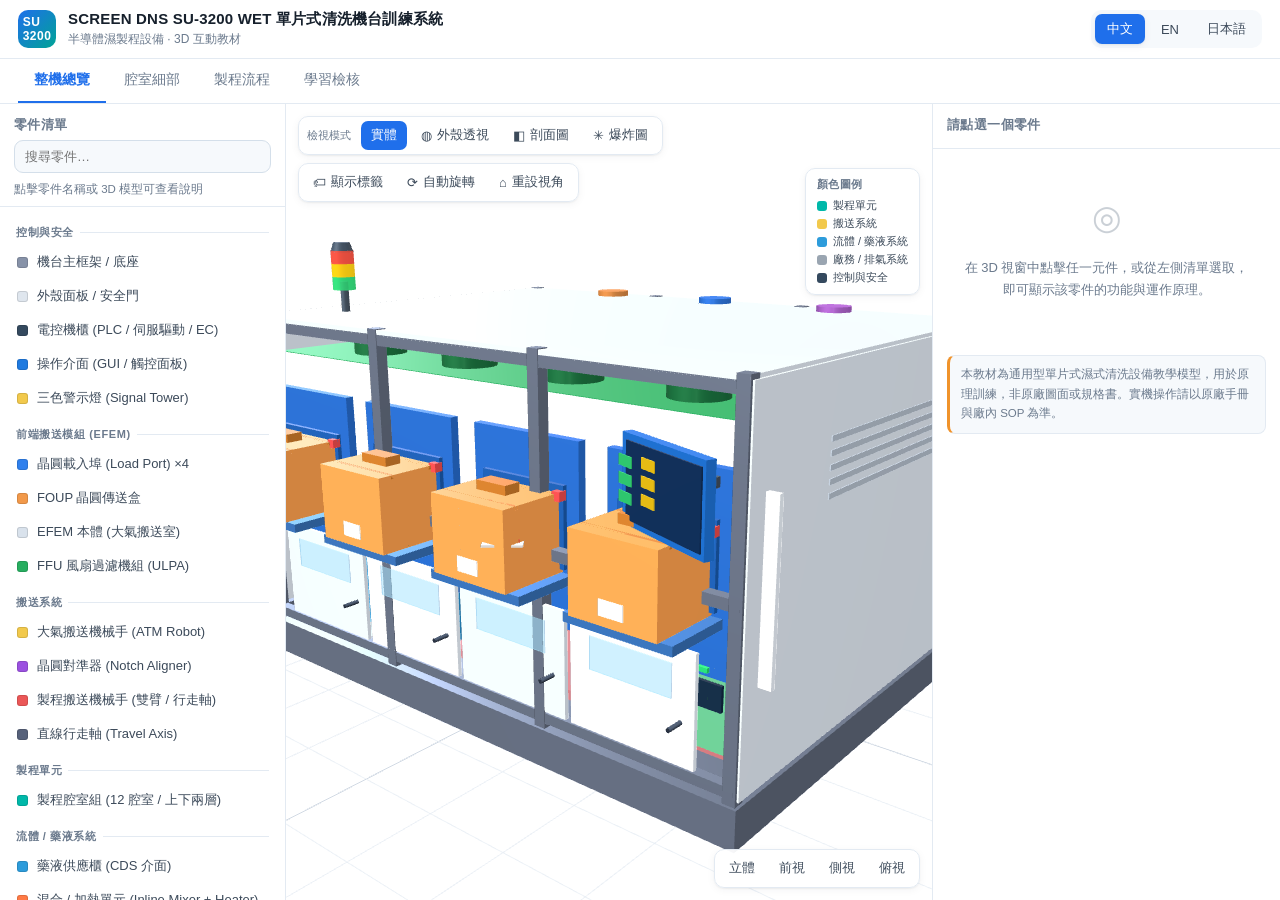
<file: index.html>
<!DOCTYPE html>
<html lang="zh-Hant">
<head>
<meta charset="utf-8">
<meta name="viewport" content="width=device-width, initial-scale=1">
<title>SCREEN DNS SU-3200 WET — 訓練系統 / Training System</title>
<meta name="description" content="Interactive 3D training courseware for a SCREEN DNS SU-3200 style single-wafer wet cleaning system: exploded view, cross section, x-ray enclosure, per-chamber process flow, zh/en/ja.">
<link rel="icon" href="data:image/svg+xml,<svg xmlns='http://www.w3.org/2000/svg' viewBox='0 0 32 32'><rect width='32' height='32' rx='7' fill='%231f6feb'/><circle cx='16' cy='16' r='7' fill='none' stroke='white' stroke-width='2.4'/><circle cx='16' cy='16' r='2' fill='white'/></svg>">
<link rel="stylesheet" href="assets/css/style.css">
<script type="importmap">
{
  "imports": {
    "three": "./assets/vendor/three.module.min.js",
    "three/addons/": "./assets/vendor/addons/"
  }
}
</script>
</head>
<body>

<header class="app-header">
  <div class="brand">
    <div class="brand-mark">SU<br>3200</div>
    <div class="brand-text">
      <h1 data-i18n="app.title">SCREEN DNS SU-3200 WET 單片式清洗機台訓練系統</h1>
      <p data-i18n="app.subtitle">半導體濕製程設備 · 3D 互動教材</p>
    </div>
  </div>
  <div class="header-spacer"></div>
  <div class="lang-switch" id="langSwitch"></div>
</header>

<nav class="tabbar" id="tabbar">
  <button data-tab="overview" class="active" data-i18n="tab.overview">整機總覽</button>
  <button data-tab="chamber" data-i18n="tab.chamber">腔室細部</button>
  <button data-tab="flow" data-i18n="tab.flow">製程流程</button>
  <button data-tab="quiz" data-i18n="tab.quiz">學習檢核</button>
</nav>

<main>
  <!-- ================= TAB 1: full tool ================= -->
  <section class="tabpanel active" id="tab-overview">
    <div class="workspace">
      <aside class="panel-left">
        <div class="panel-head">
          <h2 data-i18n="list.title">零件清單</h2>
          <input class="search-box" id="searchTool" type="search" data-i18n-ph="list.search" placeholder="搜尋零件…">
          <p class="panel-hint" data-i18n="list.hint">點擊零件名稱或 3D 模型可查看說明</p>
        </div>
        <div class="part-groups" id="listTool"></div>
      </aside>

      <div class="viewport" id="viewTool">
        <div class="canvas-host" id="canvasTool"></div>
        <div class="loading" id="loadTool"><div><div class="spinner"></div><span data-i18n="loading">載入 3D 模型中…</span></div></div>
        <div class="toolbar">
          <div class="tool-group">
            <label class="grp-label" data-i18n="view.title">檢視模式</label>
            <button class="tool-btn active" data-mode="solid" data-i18n="view.solid">實體</button>
            <button class="tool-btn mode-xray" data-mode="xray"><span class="ico">◍</span><span data-i18n="view.xray">外殼透視</span></button>
            <button class="tool-btn mode-section" data-mode="section"><span class="ico">◧</span><span data-i18n="view.section">剖面圖</span></button>
            <button class="tool-btn mode-explode" data-mode="explode"><span class="ico">✳</span><span data-i18n="view.explode">爆炸圖</span></button>
          </div>
          <div class="tool-group">
            <button class="tool-btn" data-act="labels"><span class="ico">🏷</span><span data-i18n="view.labels">顯示標籤</span></button>
            <button class="tool-btn" data-act="autorotate"><span class="ico">⟳</span><span data-i18n="view.autorotate">自動旋轉</span></button>
            <button class="tool-btn" data-act="reset"><span class="ico">⌂</span><span data-i18n="view.reset">重設視角</span></button>
          </div>
        </div>

        <div class="legend">
          <h4 data-i18n="legend.title">顏色圖例</h4>
          <div><i style="background:#00b8a9"></i><span data-i18n="group.process">製程單元</span></div>
          <div><i style="background:#f2c94c"></i><span data-i18n="group.transfer">搬送系統</span></div>
          <div><i style="background:#2d9cdb"></i><span data-i18n="group.fluid">流體 / 藥液系統</span></div>
          <div><i style="background:#9aa5b1"></i><span data-i18n="group.utility">廠務 / 排氣系統</span></div>
          <div><i style="background:#34495e"></i><span data-i18n="group.control">控制與安全</span></div>
        </div>

        <div class="slider-group" id="slidersTool">
          <div class="slider-row" data-for="explode">
            <label data-i18n="ctrl.explodeAmount">爆炸距離</label>
            <input type="range" min="0" max="100" value="0" data-slider="explode">
            <span class="val">0%</span>
          </div>
          <div class="slider-row" data-for="xray">
            <label data-i18n="ctrl.opacity">外殼透明度</label>
            <input type="range" min="2" max="60" value="14" data-slider="opacity">
            <span class="val">14%</span>
          </div>
          <div class="slider-row" data-for="section">
            <label data-i18n="ctrl.sectionAxis">剖切軸向</label>
            <div class="seg" data-seg="axis">
              <button data-axis="x" class="active">X</button>
              <button data-axis="y">Y</button>
              <button data-axis="z">Z</button>
            </div>
            <button class="tool-btn" data-act="flip" data-i18n="ctrl.sectionFlip">反向剖切</button>
          </div>
          <div class="slider-row" data-for="section">
            <label data-i18n="ctrl.sectionPos">剖切位置</label>
            <input type="range" min="-100" max="100" value="0" data-slider="section">
            <span class="val">0</span>
          </div>
        </div>

        <div class="view-presets">
          <button class="tool-btn" data-view="iso" data-i18n="view.iso">立體</button>
          <button class="tool-btn" data-view="front" data-i18n="view.front">前視</button>
          <button class="tool-btn" data-view="side" data-i18n="view.side">側視</button>
          <button class="tool-btn" data-view="top" data-i18n="view.top">俯視</button>
        </div>
      </div>

      <aside class="panel-right">
        <div class="panel-head"><h2 data-i18n="info.select">請點選一個零件</h2></div>
        <div class="info-body" id="infoTool"></div>
        <p class="disclaimer" data-i18n="app.disclaimer"></p>
      </aside>
    </div>
  </section>

  <!-- ================= TAB 2: single chamber ================= -->
  <section class="tabpanel" id="tab-chamber">
    <div class="workspace">
      <aside class="panel-left">
        <div class="panel-head">
          <h2 data-i18n="chamber.title">製程腔室細部</h2>
          <input class="search-box" id="searchCh" type="search" data-i18n-ph="list.search" placeholder="搜尋零件…">
          <p class="panel-hint" data-i18n="chamber.hint"></p>
        </div>
        <div class="part-groups" id="listCh"></div>
      </aside>

      <div class="viewport" id="viewCh">
        <div class="canvas-host" id="canvasCh"></div>
        <div class="loading" id="loadCh"><div><div class="spinner"></div><span data-i18n="loading">載入 3D 模型中…</span></div></div>
        <div class="toolbar">
          <div class="tool-group">
            <label class="grp-label" data-i18n="view.title">檢視模式</label>
            <button class="tool-btn active" data-mode="solid" data-i18n="view.solid">實體</button>
            <button class="tool-btn mode-xray" data-mode="xray"><span class="ico">◍</span><span data-i18n="view.xray">外殼透視</span></button>
            <button class="tool-btn mode-section" data-mode="section"><span class="ico">◧</span><span data-i18n="view.section">剖面圖</span></button>
            <button class="tool-btn mode-explode" data-mode="explode"><span class="ico">✳</span><span data-i18n="view.explode">爆炸圖</span></button>
          </div>
          <div class="tool-group">
            <button class="tool-btn" data-act="labels"><span class="ico">🏷</span><span data-i18n="view.labels">顯示標籤</span></button>
            <button class="tool-btn" data-act="autorotate"><span class="ico">⟳</span><span data-i18n="view.autorotate">自動旋轉</span></button>
            <button class="tool-btn" data-act="reset"><span class="ico">⌂</span><span data-i18n="view.reset">重設視角</span></button>
          </div>
        </div>

        <div class="slider-group" id="slidersCh">
          <div class="slider-row" data-for="explode">
            <label data-i18n="ctrl.explodeAmount">爆炸距離</label>
            <input type="range" min="0" max="100" value="0" data-slider="explode">
            <span class="val">0%</span>
          </div>
          <div class="slider-row" data-for="xray">
            <label data-i18n="ctrl.opacity">外殼透明度</label>
            <input type="range" min="2" max="60" value="14" data-slider="opacity">
            <span class="val">14%</span>
          </div>
          <div class="slider-row" data-for="section">
            <label data-i18n="ctrl.sectionAxis">剖切軸向</label>
            <div class="seg" data-seg="axis">
              <button data-axis="x" class="active">X</button>
              <button data-axis="y">Y</button>
              <button data-axis="z">Z</button>
            </div>
            <button class="tool-btn" data-act="flip" data-i18n="ctrl.sectionFlip">反向剖切</button>
          </div>
          <div class="slider-row" data-for="section">
            <label data-i18n="ctrl.sectionPos">剖切位置</label>
            <input type="range" min="-100" max="100" value="0" data-slider="section">
            <span class="val">0</span>
          </div>
        </div>

        <div class="proc-bar">
          <div class="proc-top">
            <button class="proc-btn" id="procPlay"><span class="ico">▶</span><span data-i18n="chamber.play">播放製程流程</span></button>
            <button class="proc-btn ghost" id="procPrev" data-i18n="chamber.prev">上一步</button>
            <button class="proc-btn ghost" id="procNext" data-i18n="chamber.next">下一步</button>
            <div class="proc-readout">
              <span><span data-i18n="chamber.rpm">轉速</span>: <b id="rdRpm">0</b> rpm</span>
              <span><span data-i18n="chamber.chem">供液</span>: <b id="rdChem">—</b></span>
            </div>
          </div>
          <div class="proc-steps" id="procSteps"></div>
          <div class="proc-progress"><i id="procProgress"></i></div>
        </div>
      </div>

      <aside class="panel-right">
        <div class="panel-head"><h2 data-i18n="info.select">請點選一個零件</h2></div>
        <div class="info-body" id="infoCh"></div>
      </aside>
    </div>
  </section>

  <!-- ================= TAB 3: process flow ================= -->
  <section class="tabpanel" id="tab-flow">
    <div class="doc-wrap"><div class="doc">
      <h2 data-i18n="flow.title">製程流程 (Recipe Sequence)</h2>
      <p class="sub" data-i18n="flow.subtitle">典型 SC-1 / SC-2 / DHF 前清洗配方</p>
      <div id="flowList"></div>
      <p class="disclaimer" data-i18n="app.disclaimer" style="margin-left:0;margin-right:0"></p>
    </div></div>
  </section>

  <!-- ================= TAB 4: quiz ================= -->
  <section class="tabpanel" id="tab-quiz">
    <div class="doc-wrap"><div class="doc">
      <h2 data-i18n="quiz.title">學習檢核</h2>
      <p class="sub" data-i18n="quiz.hint"></p>
      <div id="quizList"></div>
      <div class="quiz-actions">
        <button class="proc-btn" id="quizCheck" data-i18n="quiz.check">對答案</button>
        <button class="proc-btn ghost" id="quizReset" data-i18n="quiz.reset">重做</button>
        <span class="quiz-score" id="quizScore"></span>
      </div>
    </div></div>
  </section>
</main>

<script type="module" src="assets/js/app.js"></script>
</body>
</html>
</file>
<file: assets/css/style.css>
/* ==========================================================================
   SU-3200 WET training system — white-background UI
   ========================================================================== */
:root {
  --bg: #ffffff;
  --bg-soft: #f6f9fc;
  --bg-soft2: #eef3f8;
  --ink: #16202c;
  --ink-2: #3c4a5a;
  --muted: #6b7a8d;
  --line: #e3eaf2;
  --line-2: #d4dfea;
  --accent: #1f6feb;
  --accent-soft: #e8f1ff;
  --teal: #00a396;
  --violet: #8b5cf6;
  --amber: #f0932b;
  --rose: #e05260;
  --green: #1a9e5c;
  --radius: 12px;
  --shadow-s: 0 1px 2px rgba(16, 32, 52, .06), 0 2px 8px rgba(16, 32, 52, .05);
  --shadow-m: 0 4px 18px rgba(16, 32, 52, .10);
  --font: "Helvetica Neue", "Segoe UI", Roboto, "Noto Sans TC", "Noto Sans JP",
          "Hiragino Sans", "Microsoft JhengHei", sans-serif;
}

* { box-sizing: border-box; }

html, body {
  margin: 0;
  padding: 0;
  height: 100%;
  background: var(--bg);
  color: var(--ink);
  font-family: var(--font);
  -webkit-font-smoothing: antialiased;
}

body { display: flex; flex-direction: column; overflow: hidden; }

/* ---------- header ---------- */
.app-header {
  display: flex;
  align-items: center;
  gap: 16px;
  padding: 10px 18px;
  border-bottom: 1px solid var(--line);
  background: #fff;
  flex: none;
}
.brand { display: flex; align-items: center; gap: 12px; min-width: 0; }
.brand-mark {
  width: 38px; height: 38px; flex: none; border-radius: 10px;
  background: linear-gradient(135deg, #1f6feb 0%, #00a396 100%);
  display: grid; place-items: center; color: #fff; font-weight: 700; font-size: 12px;
  letter-spacing: .5px;
}
.brand-text { min-width: 0; }
.brand-text h1 {
  margin: 0; font-size: 15px; font-weight: 650; letter-spacing: .2px;
  white-space: nowrap; overflow: hidden; text-overflow: ellipsis;
}
.brand-text p { margin: 2px 0 0; font-size: 12px; color: var(--muted); }

.header-spacer { flex: 1; }

.lang-switch { display: flex; gap: 4px; background: var(--bg-soft); padding: 4px; border-radius: 10px; }
.lang-switch button {
  border: 0; background: transparent; color: var(--ink-2); font: inherit; font-size: 13px;
  padding: 6px 12px; border-radius: 7px; cursor: pointer; transition: .15s;
}
.lang-switch button:hover { background: #fff; }
.lang-switch button.active { background: var(--accent); color: #fff; box-shadow: var(--shadow-s); }

/* ---------- tabs ---------- */
.tabbar {
  display: flex; gap: 2px; padding: 0 18px; border-bottom: 1px solid var(--line);
  background: #fff; flex: none; overflow-x: auto;
}
.tabbar button {
  border: 0; background: none; font: inherit; font-size: 14px; color: var(--muted);
  padding: 12px 16px; cursor: pointer; border-bottom: 2px solid transparent;
  white-space: nowrap; transition: .15s;
}
.tabbar button:hover { color: var(--ink); }
.tabbar button.active { color: var(--accent); border-bottom-color: var(--accent); font-weight: 600; }

/* ---------- layout ---------- */
main { flex: 1; min-height: 0; position: relative; }
.tabpanel { position: absolute; inset: 0; display: none; }
.tabpanel.active { display: block; }

.workspace {
  display: grid;
  grid-template-columns: 286px minmax(0, 1fr) 348px;
  height: 100%;
}
.panel-left, .panel-right {
  overflow-y: auto; background: #fff; display: flex; flex-direction: column;
}
.panel-left { border-right: 1px solid var(--line); }
.panel-right { border-left: 1px solid var(--line); }

.panel-head {
  padding: 12px 14px 8px; position: sticky; top: 0; background: #fff; z-index: 2;
  border-bottom: 1px solid var(--line);
}
.panel-head h2 { margin: 0 0 6px; font-size: 13px; letter-spacing: .4px; text-transform: uppercase; color: var(--muted); }
.panel-hint { font-size: 11.5px; color: var(--muted); line-height: 1.5; margin: 0; }

.search-box {
  width: 100%; padding: 8px 10px; font: inherit; font-size: 13px; margin-bottom: 8px;
  border: 1px solid var(--line-2); border-radius: 9px; background: var(--bg-soft); color: var(--ink);
}
.search-box:focus { outline: 2px solid var(--accent-soft); border-color: var(--accent); }

/* ---------- part list ---------- */
.part-groups { padding: 6px 8px 24px; }
.group-title {
  font-size: 11px; font-weight: 700; letter-spacing: .6px; text-transform: uppercase;
  color: var(--muted); padding: 12px 8px 5px; display: flex; align-items: center; gap: 6px;
}
.group-title::after { content: ""; flex: 1; height: 1px; background: var(--line); }
.part-item {
  display: flex; align-items: center; gap: 9px; width: 100%;
  padding: 8px 9px; border: 0; background: none; font: inherit; font-size: 13px;
  color: var(--ink-2); text-align: left; border-radius: 9px; cursor: pointer; transition: .12s;
}
.part-item:hover { background: var(--bg-soft); color: var(--ink); }
.part-item.active { background: var(--accent-soft); color: var(--accent); font-weight: 600; }
.swatch { width: 11px; height: 11px; border-radius: 3px; flex: none; box-shadow: inset 0 0 0 1px rgba(0,0,0,.12); }
.part-item span { overflow: hidden; text-overflow: ellipsis; white-space: nowrap; }

/* ---------- viewport ---------- */
.viewport { position: relative; background: #fff; overflow: hidden; }
.canvas-host { position: absolute; inset: 0; }
.viewport canvas { display: block; }
.label-layer { position: absolute; inset: 0; pointer-events: none; }
.part-label {
  position: absolute; transform: translate(-50%, -50%); pointer-events: auto; cursor: pointer;
  background: rgba(255, 255, 255, .92); border: 1px solid var(--line-2); color: var(--ink-2);
  font-size: 11px; padding: 2px 7px; border-radius: 20px; white-space: nowrap;
  box-shadow: var(--shadow-s); backdrop-filter: blur(3px);
}
.part-label.is-selected { background: var(--accent); color: #fff; border-color: var(--accent); }

.toolbar {
  position: absolute; top: 12px; left: 12px; right: 12px;
  display: flex; flex-wrap: wrap; gap: 8px; align-items: flex-start; pointer-events: none;
}
.tool-group {
  display: flex; align-items: center; gap: 4px; pointer-events: auto;
  background: rgba(255,255,255,.94); border: 1px solid var(--line);
  border-radius: 10px; padding: 4px; box-shadow: var(--shadow-s); backdrop-filter: blur(6px);
}
.tool-group > label.grp-label {
  font-size: 11px; color: var(--muted); padding: 0 6px 0 4px; white-space: nowrap;
}
.tool-btn {
  border: 0; background: transparent; font: inherit; font-size: 12.5px; color: var(--ink-2);
  padding: 6px 10px; border-radius: 7px; cursor: pointer; white-space: nowrap; transition: .12s;
  display: inline-flex; align-items: center; gap: 5px;
}
.tool-btn:hover { background: var(--bg-soft2); }
.tool-btn.active { background: var(--accent); color: #fff; }
.tool-btn.active.mode-xray { background: var(--teal); }
.tool-btn.active.mode-section { background: var(--violet); }
.tool-btn.active.mode-explode { background: var(--amber); }
.tool-btn .ico { font-size: 13px; line-height: 1; }

.slider-group {
  position: absolute; left: 12px; bottom: 12px; pointer-events: auto;
  background: rgba(255,255,255,.95); border: 1px solid var(--line); border-radius: 10px;
  padding: 10px 12px; box-shadow: var(--shadow-s); display: none; min-width: 260px;
}
.slider-group.show { display: block; }
.slider-row { display: flex; align-items: center; gap: 10px; margin-top: 8px; }
.slider-row:first-child { margin-top: 0; }
.slider-row label { font-size: 11.5px; color: var(--muted); width: 74px; flex: none; }
.slider-row input[type=range] { flex: 1; accent-color: var(--accent); }
.slider-row .val { font-size: 11.5px; color: var(--ink-2); width: 40px; text-align: right; font-variant-numeric: tabular-nums; }
.seg { display: flex; gap: 2px; background: var(--bg-soft); border-radius: 7px; padding: 2px; }
.seg button {
  border: 0; background: none; font: inherit; font-size: 11.5px; color: var(--ink-2);
  padding: 4px 9px; border-radius: 5px; cursor: pointer;
}
.seg button.active { background: var(--violet); color: #fff; }

.view-presets {
  position: absolute; right: 12px; bottom: 12px; display: flex; gap: 4px; pointer-events: auto;
  background: rgba(255,255,255,.94); border: 1px solid var(--line); border-radius: 10px;
  padding: 4px; box-shadow: var(--shadow-s);
}

.legend {
  position: absolute; right: 12px; top: 64px; pointer-events: auto;
  background: rgba(255,255,255,.94); border: 1px solid var(--line); border-radius: 10px;
  padding: 9px 11px; box-shadow: var(--shadow-s); font-size: 11px; color: var(--ink-2);
  max-width: 190px;
}
.legend h4 { margin: 0 0 6px; font-size: 10.5px; text-transform: uppercase; letter-spacing: .5px; color: var(--muted); }
.legend div { display: flex; align-items: center; gap: 6px; margin-top: 3px; }
.legend i { width: 10px; height: 10px; border-radius: 3px; display: inline-block; flex: none; }

/* ---------- info panel ---------- */
.info-body { padding: 14px; }
.info-empty { color: var(--muted); font-size: 13px; line-height: 1.7; padding: 26px 16px; text-align: center; }
.info-empty .big { font-size: 34px; display: block; margin-bottom: 10px; opacity: .35; }
.info-title { display: flex; align-items: flex-start; gap: 10px; margin-bottom: 4px; }
.info-title .swatch { width: 14px; height: 14px; margin-top: 4px; }
.info-title h3 { margin: 0; font-size: 17px; line-height: 1.35; font-weight: 650; }
.info-group-tag {
  display: inline-block; font-size: 11px; color: var(--accent); background: var(--accent-soft);
  padding: 3px 9px; border-radius: 20px; margin: 6px 0 14px;
}
.info-actions { display: flex; gap: 6px; margin-bottom: 14px; }
.info-actions button {
  flex: 1; border: 1px solid var(--line-2); background: #fff; font: inherit; font-size: 12px;
  padding: 7px 8px; border-radius: 8px; cursor: pointer; color: var(--ink-2); transition: .12s;
}
.info-actions button:hover { background: var(--bg-soft); border-color: var(--accent); color: var(--accent); }
.info-actions button.active { background: var(--accent); border-color: var(--accent); color: #fff; }

.info-section { margin-bottom: 15px; }
.info-section h4 {
  margin: 0 0 5px; font-size: 11px; letter-spacing: .5px; text-transform: uppercase;
  color: var(--muted); display: flex; align-items: center; gap: 6px;
}
.info-section h4::before { content: ""; width: 3px; height: 12px; border-radius: 2px; background: var(--accent); }
.info-section.principle h4::before { background: var(--teal); }
.info-section.spec h4::before { background: var(--amber); }
.info-section.risk h4::before { background: var(--rose); }
.info-section p { margin: 0; font-size: 13px; line-height: 1.78; color: var(--ink-2); }
.info-section.spec p, .info-section.risk p {
  background: var(--bg-soft); border-radius: 9px; padding: 9px 11px; font-size: 12.5px;
}

/* ---------- chamber process controls ---------- */
.proc-bar {
  position: absolute; left: 12px; right: 12px; bottom: 12px; pointer-events: auto;
  background: rgba(255,255,255,.96); border: 1px solid var(--line); border-radius: 12px;
  box-shadow: var(--shadow-m); padding: 10px 12px;
}
.proc-top { display: flex; align-items: center; gap: 10px; flex-wrap: wrap; }
.proc-btn {
  border: 0; background: var(--accent); color: #fff; font: inherit; font-size: 13px;
  padding: 8px 15px; border-radius: 8px; cursor: pointer; display: inline-flex; gap: 6px; align-items: center;
}
.proc-btn.ghost { background: var(--bg-soft); color: var(--ink-2); }
.proc-btn:hover { filter: brightness(1.06); }
.proc-readout { display: flex; gap: 16px; margin-left: auto; font-size: 12px; color: var(--muted); }
.proc-readout b { color: var(--ink); font-variant-numeric: tabular-nums; font-weight: 650; }
.proc-steps { display: flex; gap: 4px; margin-top: 10px; overflow-x: auto; padding-bottom: 2px; }
.proc-step {
  border: 1px solid var(--line-2); background: #fff; font: inherit; font-size: 11.5px;
  color: var(--ink-2); padding: 6px 10px; border-radius: 20px; cursor: pointer; white-space: nowrap;
  transition: .12s; flex: none;
}
.proc-step:hover { border-color: var(--accent); color: var(--accent); }
.proc-step.active { background: var(--accent); border-color: var(--accent); color: #fff; }
.proc-progress { height: 3px; background: var(--bg-soft2); border-radius: 3px; margin-top: 9px; overflow: hidden; }
.proc-progress i { display: block; height: 100%; background: linear-gradient(90deg, #1f6feb, #00a396); width: 0; }

/* ---------- flow tab ---------- */
.doc-wrap { height: 100%; overflow-y: auto; background: var(--bg-soft); }
.doc { max-width: 1040px; margin: 0 auto; padding: 28px 22px 60px; }
.doc h2 { margin: 0 0 4px; font-size: 22px; }
.doc .sub { color: var(--muted); font-size: 13.5px; margin: 0 0 22px; }
.flow-card {
  background: #fff; border: 1px solid var(--line); border-radius: var(--radius);
  padding: 16px 18px; margin-bottom: 12px; box-shadow: var(--shadow-s);
  display: grid; grid-template-columns: 54px 1fr; gap: 16px;
}
.flow-idx {
  width: 46px; height: 46px; border-radius: 12px; display: grid; place-items: center;
  font-size: 17px; font-weight: 700; color: #fff; background: var(--accent);
}
.flow-card h3 { margin: 0 0 4px; font-size: 15.5px; }
.flow-meta { display: flex; flex-wrap: wrap; gap: 6px; margin: 8px 0 10px; }
.chip {
  font-size: 11.5px; padding: 3px 10px; border-radius: 20px; background: var(--bg-soft);
  color: var(--ink-2); border: 1px solid var(--line);
}
.chip.rpm { background: #fff5e8; border-color: #ffd9a8; color: #a35a00; }
.chip.chem { background: #eef4ff; border-color: #c9dcff; color: #1f4fa8; }
.chip.time { background: #eefaf5; border-color: #bfe8d6; color: #12724b; }
.flow-card p { margin: 0; font-size: 13.2px; line-height: 1.8; color: var(--ink-2); }
.flow-purpose { font-weight: 600; color: var(--ink); margin-bottom: 6px !important; }

/* ---------- quiz ---------- */
.quiz-q { background: #fff; border: 1px solid var(--line); border-radius: var(--radius); padding: 16px 18px; margin-bottom: 12px; box-shadow: var(--shadow-s); }
.quiz-q h3 { margin: 0 0 10px; font-size: 14.5px; line-height: 1.6; }
.quiz-opt { display: flex; align-items: flex-start; gap: 9px; padding: 8px 10px; border-radius: 9px; cursor: pointer; font-size: 13px; line-height: 1.6; color: var(--ink-2); }
.quiz-opt:hover { background: var(--bg-soft); }
.quiz-opt input { margin-top: 3px; accent-color: var(--accent); }
.quiz-opt.correct { background: #e9f9f0; color: #0f6b3f; }
.quiz-opt.wrong { background: #fdecee; color: #a3283a; }
.quiz-explain { margin-top: 10px; font-size: 12.5px; line-height: 1.75; color: var(--ink-2); background: var(--bg-soft); border-radius: 9px; padding: 10px 12px; display: none; }
.quiz-explain.show { display: block; }
.quiz-actions { display: flex; gap: 8px; align-items: center; margin: 4px 0 24px; }
.quiz-score { font-size: 14px; font-weight: 650; margin-left: auto; }

/* ---------- misc ---------- */
.disclaimer {
  font-size: 11.5px; color: var(--muted); line-height: 1.7; background: var(--bg-soft);
  border: 1px solid var(--line); border-left: 3px solid var(--amber);
  border-radius: 8px; padding: 9px 11px; margin: 14px;
}
.loading {
  position: absolute; inset: 0; display: grid; place-items: center; background: #fff;
  color: var(--muted); font-size: 13px; z-index: 5; transition: opacity .4s; 
}
.loading.hide { opacity: 0; pointer-events: none; }
.spinner {
  width: 26px; height: 26px; border: 3px solid var(--line-2); border-top-color: var(--accent);
  border-radius: 50%; animation: spin 0.9s linear infinite; margin: 0 auto 10px;
}
@keyframes spin { to { transform: rotate(360deg); } }

.panel-left::-webkit-scrollbar, .panel-right::-webkit-scrollbar, .doc-wrap::-webkit-scrollbar,
.proc-steps::-webkit-scrollbar { width: 9px; height: 7px; }
.panel-left::-webkit-scrollbar-thumb, .panel-right::-webkit-scrollbar-thumb,
.doc-wrap::-webkit-scrollbar-thumb, .proc-steps::-webkit-scrollbar-thumb {
  background: #cfd9e4; border-radius: 6px; border: 2px solid #fff;
}

/* ---------- responsive ---------- */
@media (max-width: 1180px) {
  .workspace { grid-template-columns: 240px minmax(0, 1fr) 300px; }
  .legend { display: none; }
}
@media (max-width: 900px) {
  body { overflow: auto; height: auto; }
  main { position: static; }
  .tabpanel { position: static; display: none; }
  .tabpanel.active { display: block; }
  /* 3D view first, then the description, then the component list */
  .workspace { grid-template-columns: 1fr; height: auto; display: flex; flex-direction: column; }
  .viewport { order: 1; height: auto; display: flex; flex-direction: column; }
  .canvas-host { position: relative; inset: auto; order: 2; height: 56vh; min-height: 330px; }
  .toolbar { order: 1; }
  .slider-group.show { order: 3; }
  .view-presets { order: 4; }
  .proc-bar { order: 5; }
  .panel-right { order: 2; border: 0; border-top: 1px solid var(--line); }
  .panel-left { order: 3; border: 0; border-top: 1px solid var(--line); max-height: 340px; }
  .toolbar { position: static; padding: 8px; background: var(--bg-soft); border-bottom: 1px solid var(--line); }
  .tool-group { background: #fff; }
  .slider-group, .view-presets { position: static; margin: 8px; box-shadow: none; }
  .proc-bar { position: static; margin: 0; border-radius: 0; box-shadow: none; border-left: 0; border-right: 0; }
  .brand-text h1 { font-size: 13px; }
  .brand-text p { display: none; }
  .lang-switch button { padding: 6px 9px; white-space: nowrap; }
  .app-header { padding: 8px 12px; gap: 8px; }
  .info-body { padding: 12px; }
  .doc { padding: 18px 14px 40px; }
  .flow-card { grid-template-columns: 40px 1fr; gap: 12px; padding: 14px; }
  .flow-idx { width: 36px; height: 36px; font-size: 15px; }
}
</file>
